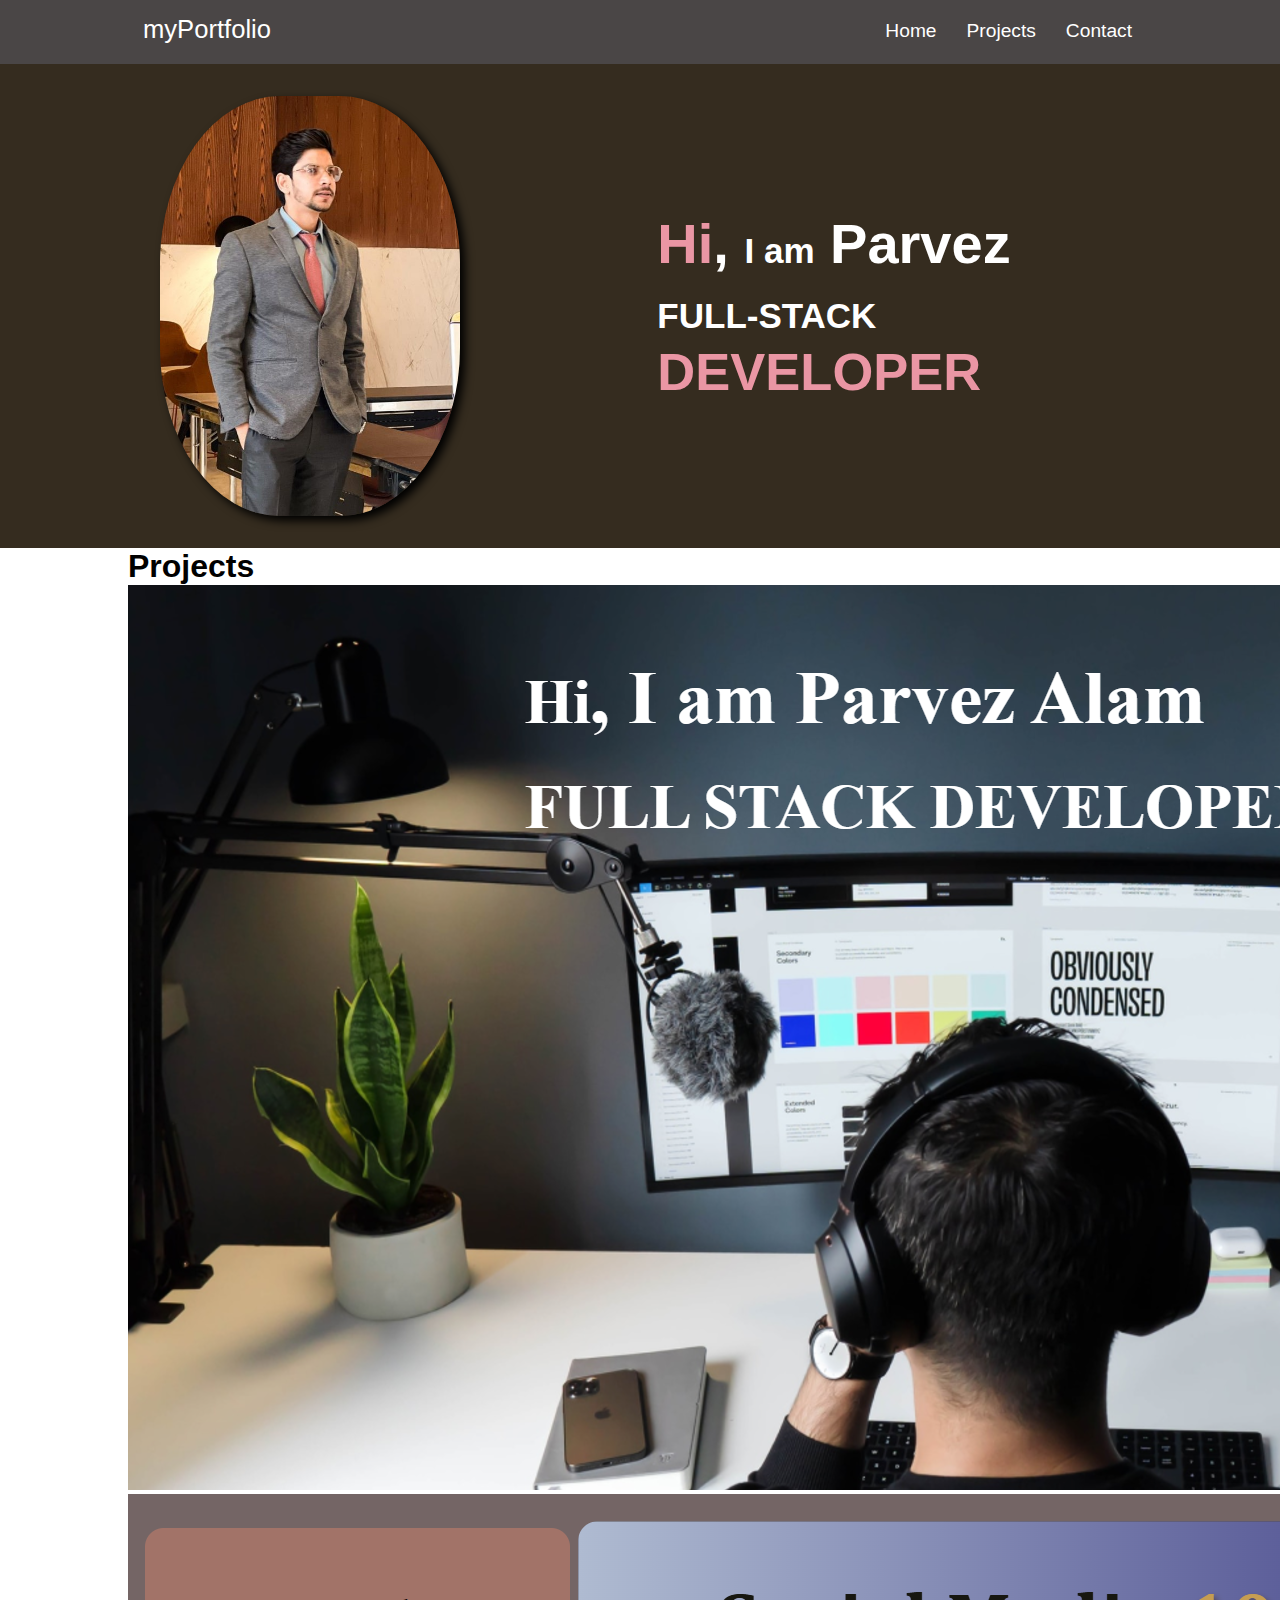
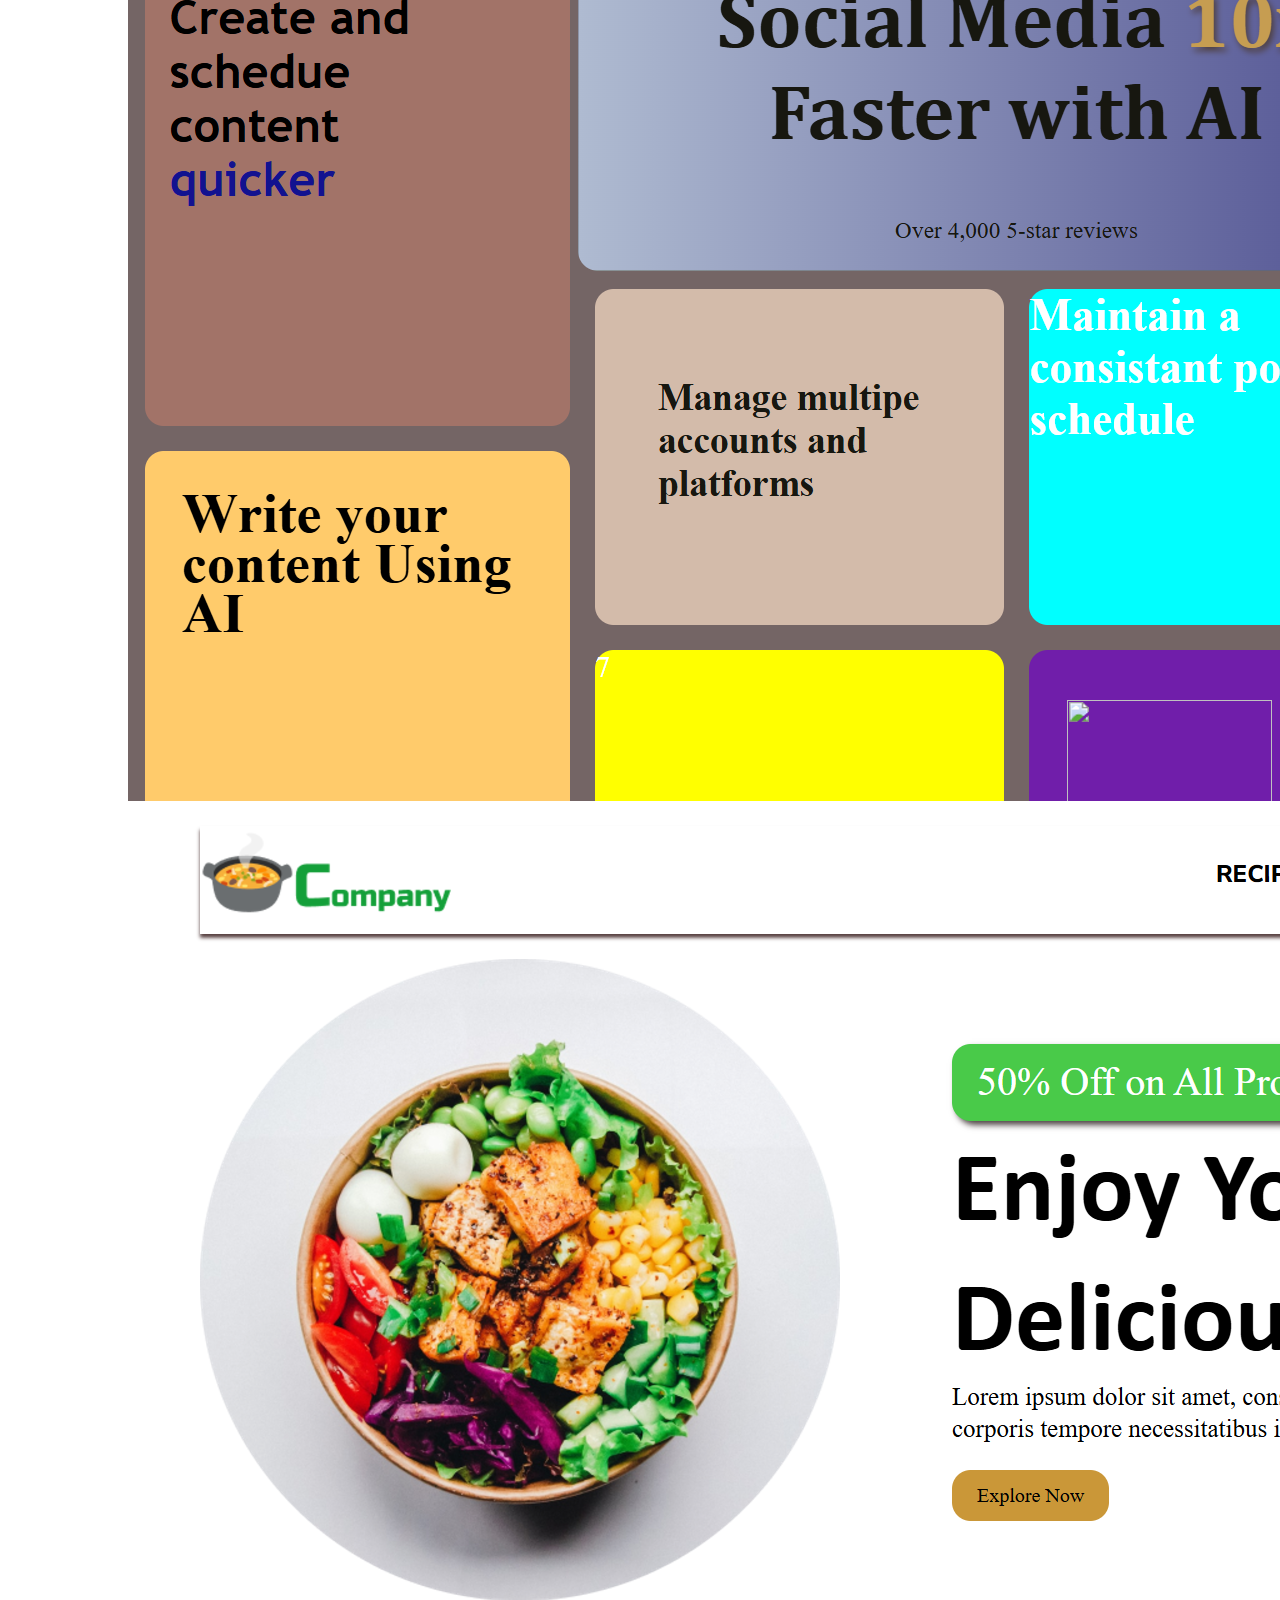
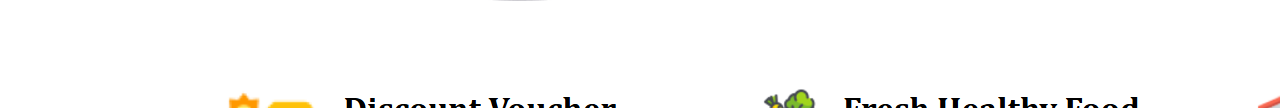
<file: parvez_portfolio/index.html>
<!DOCTYPE html>
<html lang="en">
<head>
    <meta charset="UTF-8">
    <meta name="viewport" content="width=device-width, initial-scale=1.0">
    <title>Parvez Portfolio</title>
    <link rel="stylesheet" href="style.css">
    <link
    rel="stylesheet"
    href="https://cdnjs.cloudflare.com/ajax/libs/animate.css/4.1.1/animate.min.css"
  />
</head>
<body>
    <header>
        <div class="navbar">
            <div class="logo">myPortfolio</div>
            <div class="menu">
                <ul>
                    <a href="#home"><li>Home</li></a>
                    <a href="#projects"><li>Projects</li></a>
                    <a href="#contact"><li>Contact</li></a>

                </ul>
            </div>
        </div>
    </header>

    <section id="home" class="hero">
            <div class="hero_sec">
                <div class="hero_img animate__animated animate__bounceInLeft"><img class="profilePic" src="images/parvez's pic.jpg" alt="myPic"></div>
                <div class="hero_text">
                    <h1><span class="hi">Hi</span>, <span class="iam">I am</span> Parvez 
                         <br><span class="full">FULL-STACK</span>
                          <span class="dev"><h2>DEVELOPER</h2></span></h1>
                </div>
            </div>
    </section>

    <section class="projects">
          <div class="container">
            <h1>Projects</h1>
            <div class="project_contrainer">
                <div class="cards"><img src="images/project-1.png" alt=""></div>
                <div class="cards"><img src="images/project-2.png" alt=""></div>
                <div class="cards"><img src="images/project-3.png" alt=""></div>
                <div class="cards"><img src="images/project-4.png" alt=""></div>
                <div class="cards"><img src="images/project-5.png" alt=""></div>
                <div class="cards"><img src="images/project-6.png" alt=""></div>
                <div class="cards"><img src="images/project-7.png" alt=""></div>
                
            </div>
          </div>
    </section>
</body>
</html>
</file>
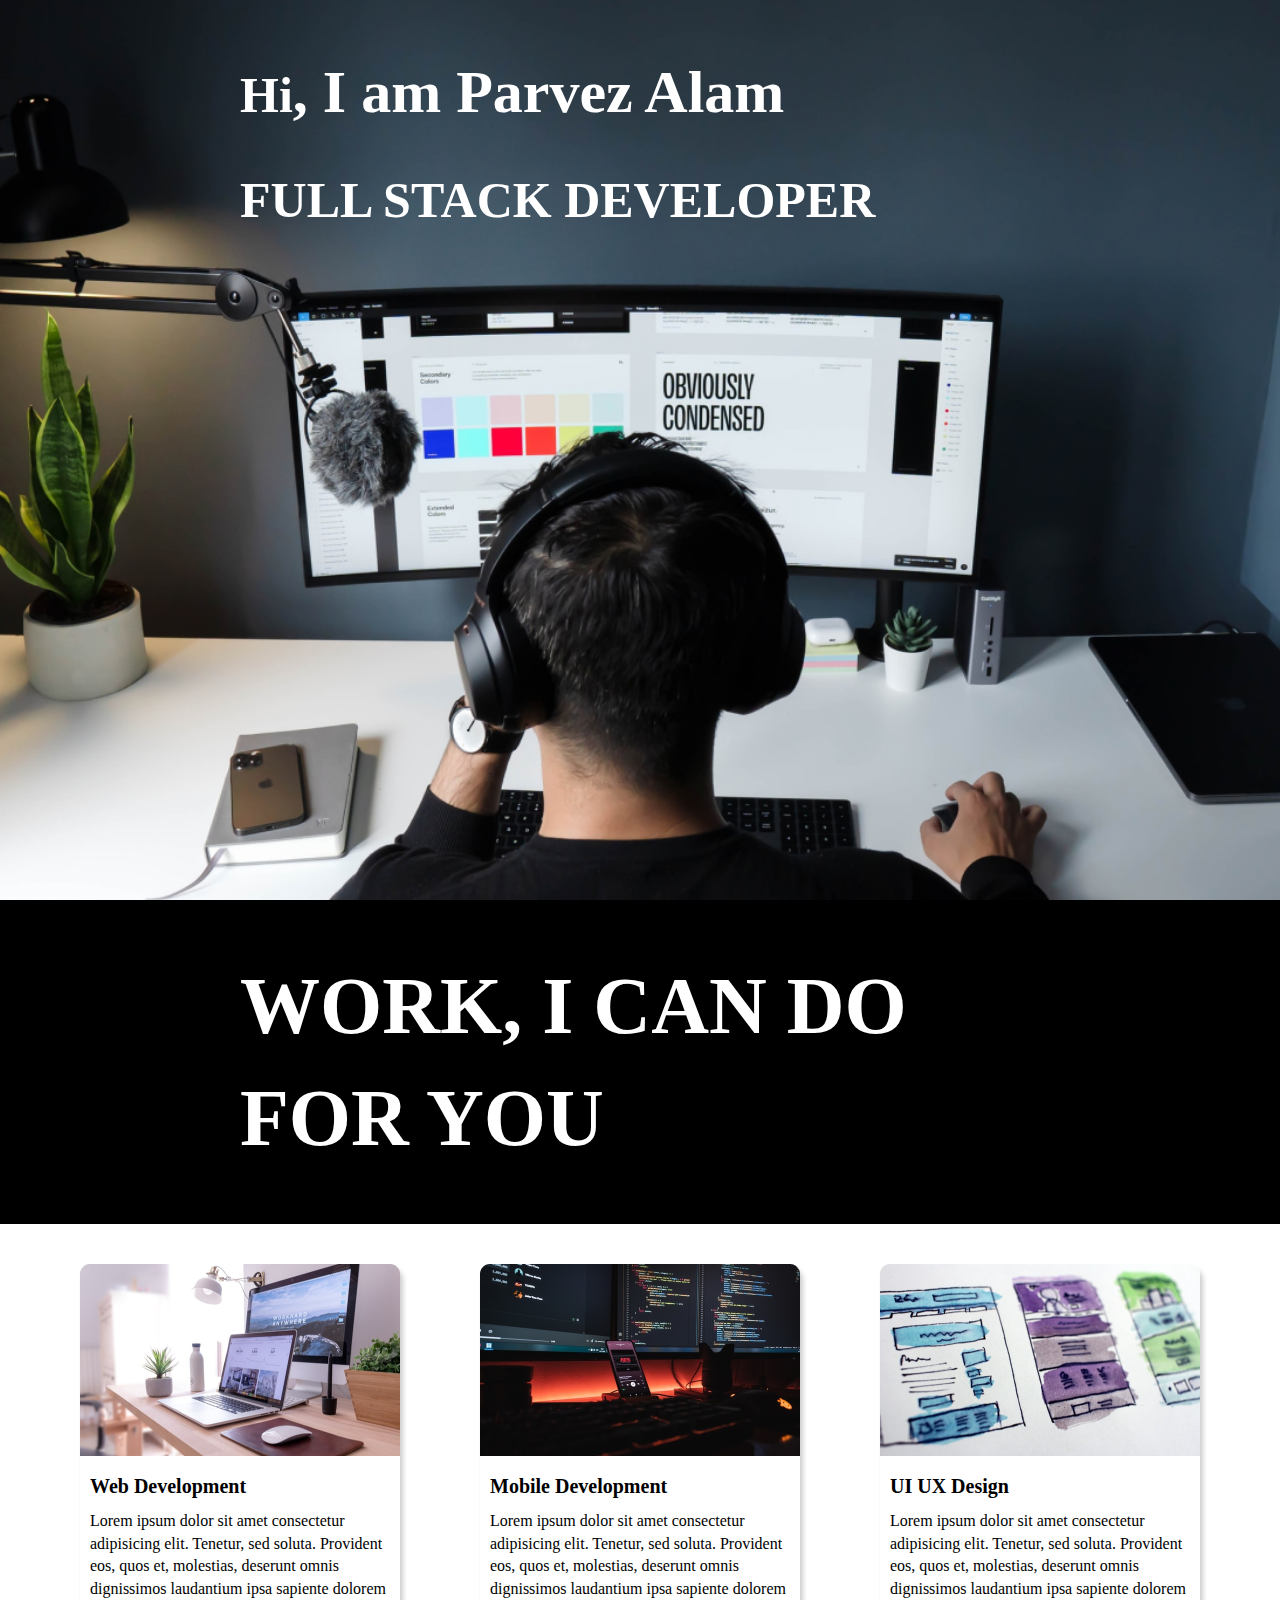
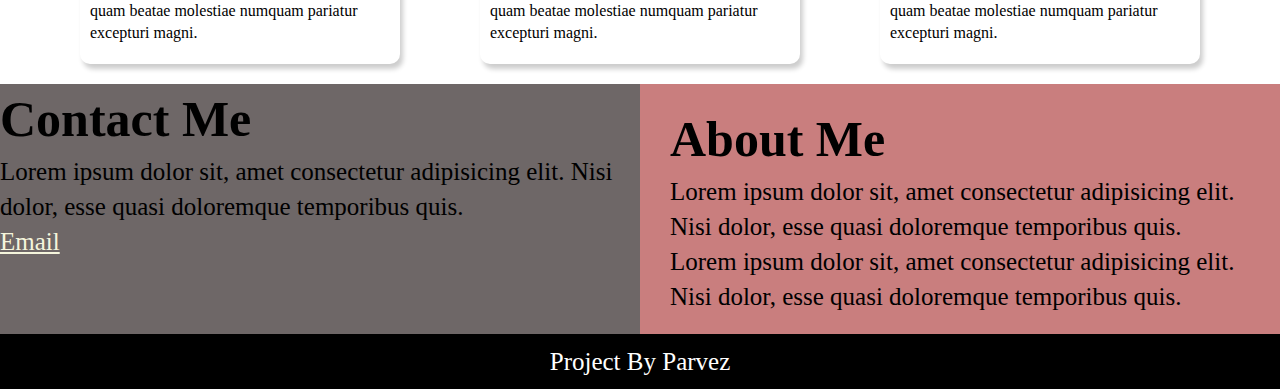
<file: developer_porfolio/one.html>
<!DOCTYPE html>
<html lang="en">
  <head>
    <meta charset="UTF-8" />
    <meta name="viewport" content="width=device-width, initial-scale=1.0" />
    <title>SDE Landing Page</title>
    <link rel="stylesheet" href="style_one.css" />
  </head>
  <body>
    <section class="top_sec">
      <div class="text_box">
        <h2><span class="bgText">Hi</span>, I am Parvez Alam</h2>
        <h1><span class="bgText">FULL STACK DEVELOPER</span></h1>
      </div>
    </section>

    <section class="scnd_sec">
      <div class="text_box">
        <h1>WORK, I CAN DO FOR YOU</h1>
      </div>
    </section>

    <section class="third_sec">
      <div class="grid_item">
        <div class="card">
          <div class="image_container">
            <img src="images/web.png" alt="pic1" />
          </div>
          <div class="text_container">
            <h3>Web Development</h3>
            <p>
              Lorem ipsum dolor sit amet consectetur adipisicing elit. Tenetur,
              sed soluta. Provident eos, quos et, molestias, deserunt omnis
              dignissimos laudantium ipsa sapiente dolorem quam beatae molestiae
              numquam pariatur excepturi magni.
            </p>
          </div>
        </div>
      </div>

      <div class="grid_item">
        <div class="card">
          <div class="image_container">
            <img src="images/mobile.png" alt="pic2" />
          </div>
          <div class="text_container">
            <h3>Mobile Development</h3>
            <p>
              Lorem ipsum dolor sit amet consectetur adipisicing elit. Tenetur,
              sed soluta. Provident eos, quos et, molestias, deserunt omnis
              dignissimos laudantium ipsa sapiente dolorem quam beatae molestiae
              numquam pariatur excepturi magni.
            </p>
          </div>
        </div>
      </div>

      <div class="grid_item">
        <div class="card">
          <div class="image_container">
            <img src="images/uiux.png" alt="pic3" />
          </div>
          <div class="text_container">
            <h3>UI UX Design</h3>
            <p>
              Lorem ipsum dolor sit amet consectetur adipisicing elit. Tenetur,
              sed soluta. Provident eos, quos et, molestias, deserunt omnis
              dignissimos laudantium ipsa sapiente dolorem quam beatae molestiae
              numquam pariatur excepturi magni.
            </p>
          </div>
        </div>
      </div>
    </section>

    <section class="fourth_sec">
      <div class="contact">
        <div class="carBox box_contact">
          <h2  class="cardHeading">Contact Me</h2>
          <p class="contactPara">
            Lorem ipsum dolor sit, amet consectetur adipisicing elit. Nisi
            dolor, esse quasi doloremque temporibus quis.
          </p>
          <a href="parvez.alam44@gmail.com">Email</a>
        </div>
        <div class="cardBox box_aboutMe">
          <h2 class="cardHeading">About Me</h2>
          <p class="contactPara">
            Lorem ipsum dolor sit, amet consectetur adipisicing elit. Nisi
            dolor, esse quasi doloremque temporibus quis. Lorem ipsum dolor sit,
            amet consectetur adipisicing elit. Nisi dolor, esse quasi doloremque
            temporibus quis.
          </p >
        </div>
      </div>
    </section>

    <footer class="last_sec">
        <div class="lastSecText">
            <p>Project By Parvez</p>
        </div>
    </footer>
  </body>
</html>
</file>
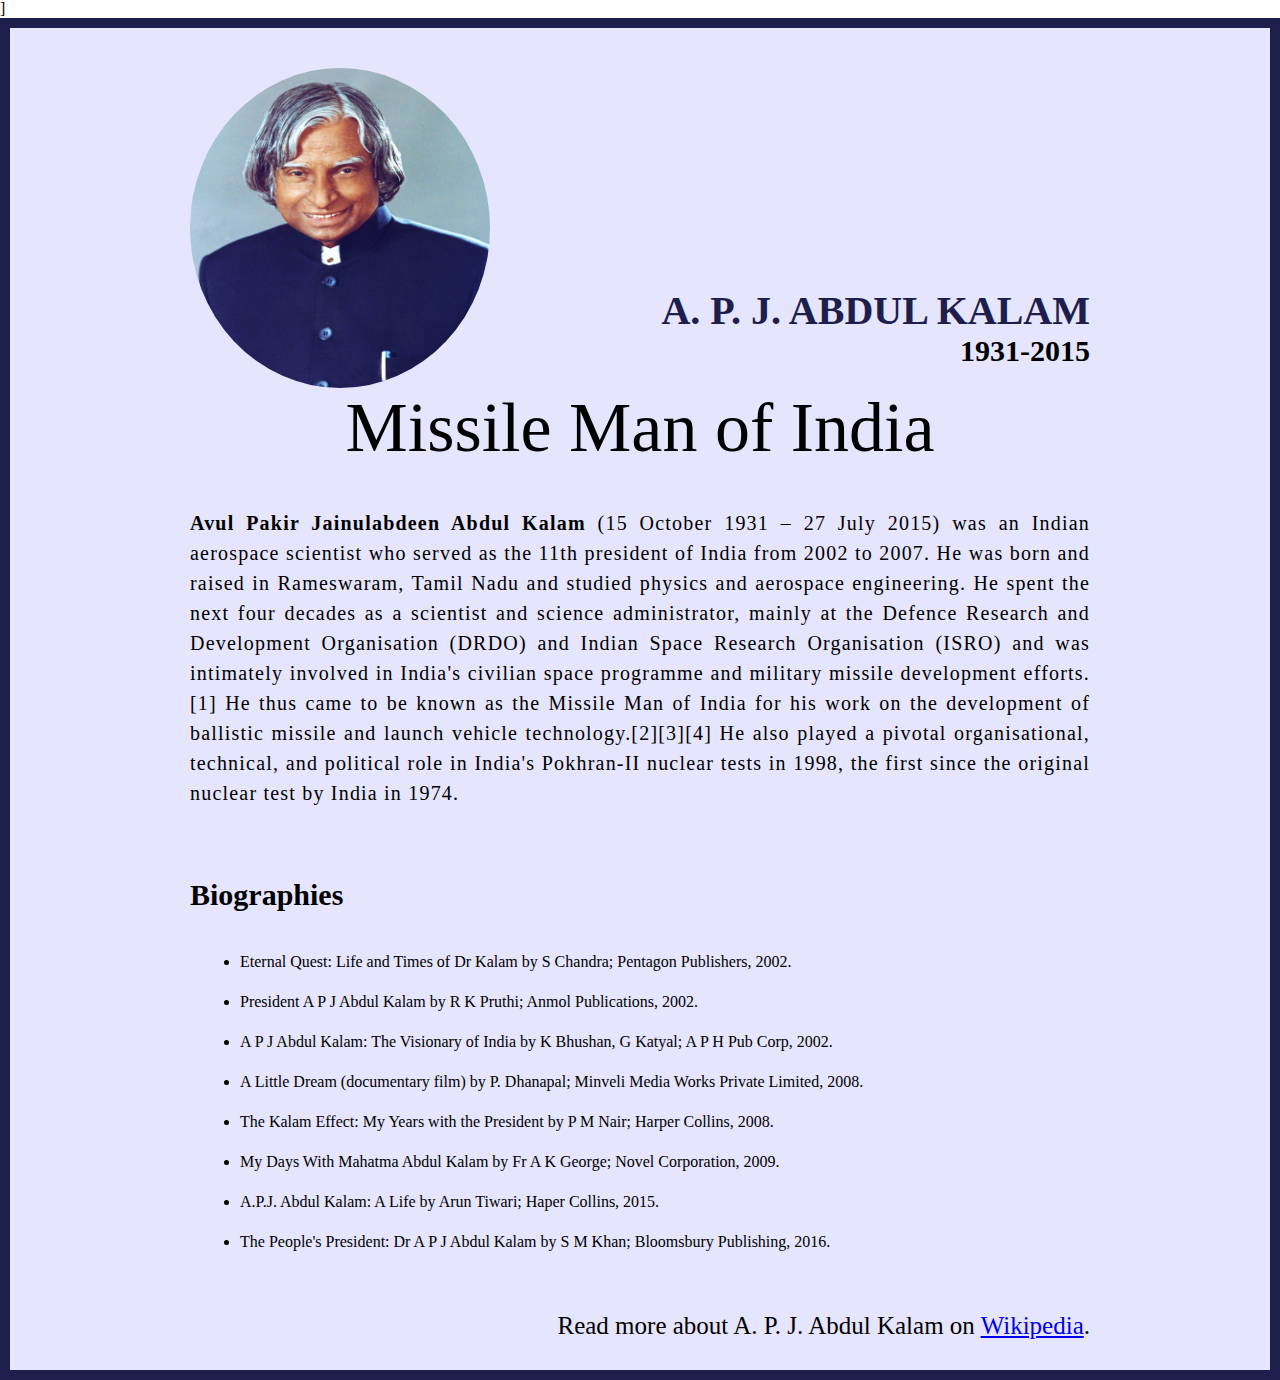
<file: dr_APJ_kalam/one.html>
<!DOCTYPE html>
<html lang="en">
  <head>
    <meta charset="UTF-8" />
    <meta name="viewport" content="width=device-width, initial-scale=1.0" />
    <title>The Tribute to Dr APJ Kalam</title>
    ]
    <link rel="stylesheet" href="style_one.css" />
  </head>
  <body>
    <div class="cotainer">
      <div class="content">
        <section class="top_section">
          <div class="image_container">
            <img src="images/apj.jpg" alt="pic" />
          </div>
          <div class="main_heading">
            <h1>A. P. J. Abdul Kalam</h1>
            <h4>1931-2015</h4>
          </div>
        </section>

        <section class="about_section">
          <h2>Missile Man of India</h2>
          <p>
            <b>Avul Pakir Jainulabdeen Abdul Kalam</b> (15 October 1931 – 27 July 2015)
            was an Indian aerospace scientist who served as the 11th president
            of India from 2002 to 2007. He was born and raised in Rameswaram,
            Tamil Nadu and studied physics and aerospace engineering. He spent
            the next four decades as a scientist and science administrator,
            mainly at the Defence Research and Development Organisation (DRDO)
            and Indian Space Research Organisation (ISRO) and was intimately
            involved in India's civilian space programme and military missile
            development efforts.[1] He thus came to be known as the Missile Man
            of India for his work on the development of ballistic missile and
            launch vehicle technology.[2][3][4] He also played a pivotal
            organisational, technical, and political role in India's Pokhran-II
            nuclear tests in 1998, the first since the original nuclear test by
            India in 1974.
          </p>
        </section>

        <section class="bio">
            <h3>Biographies</h3>
            <ul>
                <li>Eternal Quest: Life and Times of Dr Kalam by S Chandra; Pentagon Publishers, 2002.</li>
                <li>President A P J Abdul Kalam by R K Pruthi; Anmol Publications, 2002.</li>
                <li>A P J Abdul Kalam: The Visionary of India by K Bhushan, G Katyal; A P H Pub Corp, 2002.</li>
                <li>A Little Dream (documentary film) by P. Dhanapal; Minveli Media Works Private Limited, 2008.</li>
                <li>The Kalam Effect: My Years with the President by P M Nair; Harper Collins, 2008.</li>
                <li>My Days With Mahatma Abdul Kalam by Fr A K George; Novel Corporation, 2009.</li>
                <li>A.P.J. Abdul Kalam: A Life by Arun Tiwari; Haper Collins, 2015.</li>
                <li>The People's President: Dr A P J Abdul Kalam by S M Khan; Bloomsbury Publishing, 2016.</li>
            </ul>
        </section>

        <footer>
            <p>Read more about A. P. J. Abdul Kalam on <a target="_blank" href="https://en.wikipedia.org/wiki/A._P._J._Abdul_Kalam">Wikipedia</a>.</p>
        </footer>
      </div>
    </div>
  </body>
</html>
</file>
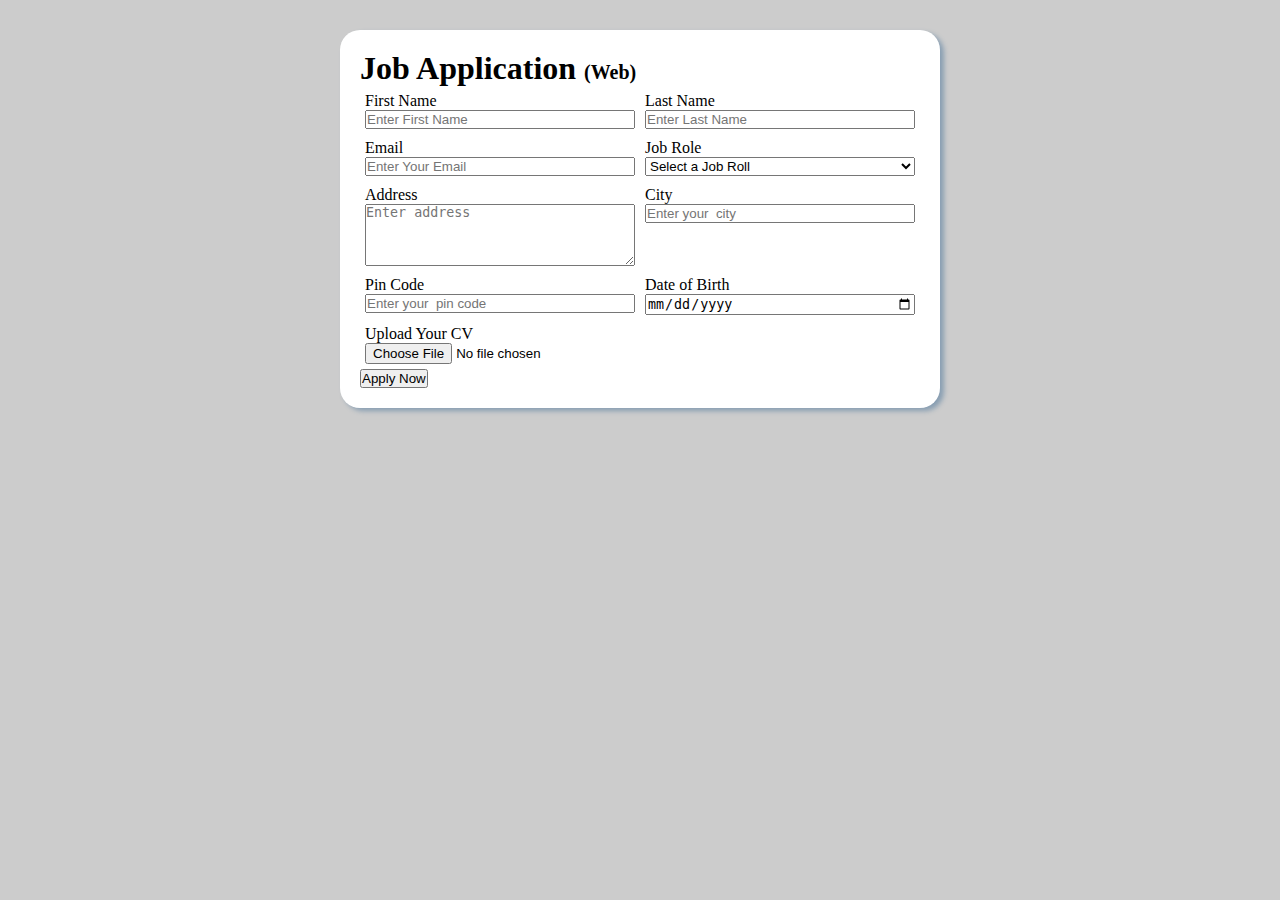
<file: job_form/one.html>
<!DOCTYPE html>
<html lang="en">
<head>
    <meta charset="UTF-8">
    <meta name="viewport" content="width=device-width, initial-scale=1.0">
    <title>Job Aplication form</title>
    <link rel="stylesheet" href="style_one.css">
</head>
<body>
    <div class="container">
        <div class="content">
            <h1>Job Application <span class="small_title">(Web)</span></h1>
            <div class="form_container">
                <div class="form_control">
                    <label for="firstName">First Name</label>
                    <input type="text" id="firstName" name="firstName" placeholder="Enter First Name">
                </div>

                <div class="form_control">
                    <label for="lastName">Last Name</label>
                    <input type="text" id="lastName" name="lastName" placeholder="Enter Last Name">
                </div>

                <div class="form_control">
                    <label for="email">Email</label>
                    <input type="email" id="email" name="email" placeholder="Enter Your Email">
                </div>

                <div class="form_control">
                    <label for="job_role">Job Role</label>
                    <select name="job_role" id="job_role">
                        <option value="">Select a Job Roll</option>
                        <option value="job1">Front End Develepor</option>
                        <option value="job2">back-End Develepor</option>
                        <option value="job3">Full Stack Develepor</option>
                        <option value="job4">UI UX degsiner</option>
                    </select>
                </div>

                <div class="form_control">
                    <label for="address">Address</label>
                    <textarea name="address" id="address" rows="4" cols="3" placeholder="Enter address"></textarea>
                    
                </div>

                <div class="form_control">
                    <label for="city">City</label>
                    <input type="text" id="city" name="city" placeholder="Enter your  city">
                </div>

                <div class="form_control">
                    <label for="pin">Pin Code</label>
                    <input type="number" id="pin" name="pin" placeholder="Enter your  pin code">
                </div>

                <div class="form_control">
                    <label for="date">Date of Birth</label>
                    <input type="date" id="date" name="date" placeholder="Enter your  DOB">
                </div>

                <div class="form_control">
                    <label for="cv">Upload Your CV</label>
                    <input type="file" id="cv" name="cv" placeholder="Upload your CV">
                </div>
            </div>
            <div class="butto_container">
                <button type="submit">Apply Now</button>
            </div>
        </div>
    </div>
</body>
</html>
</file>
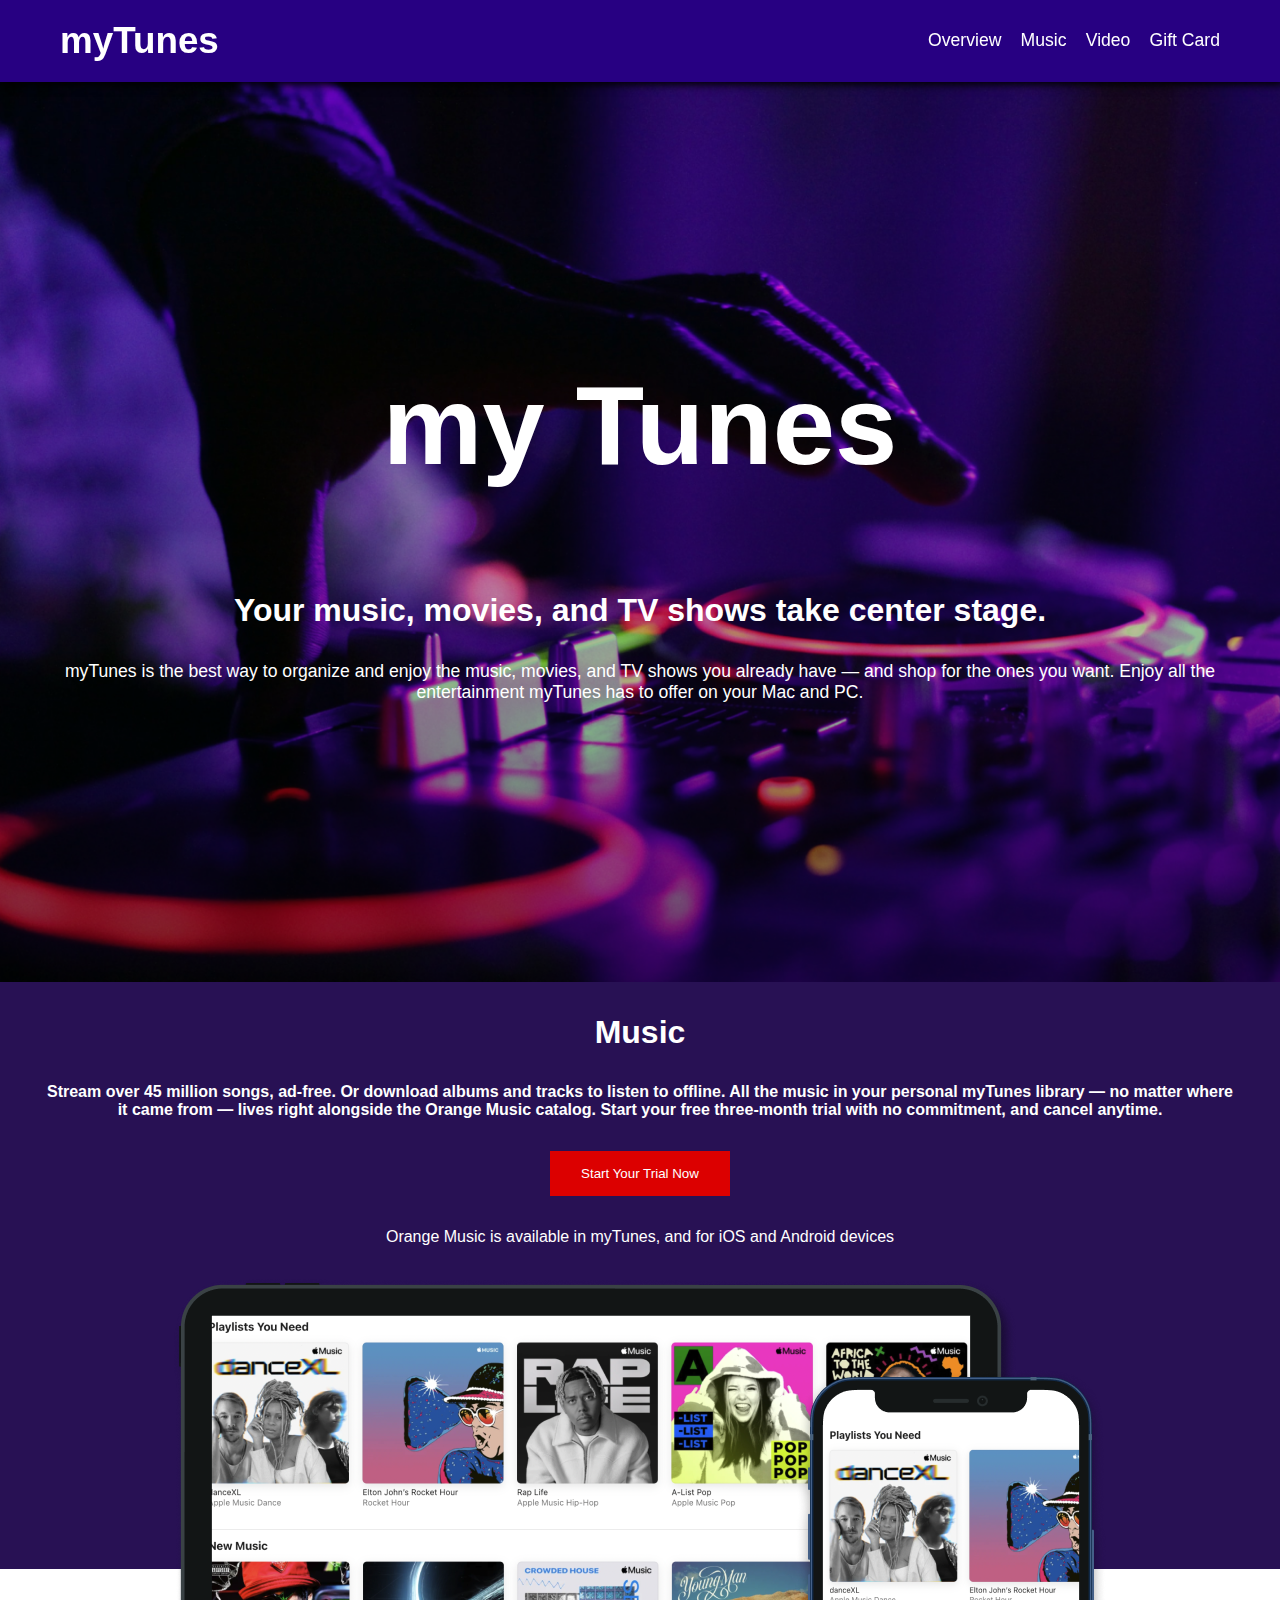
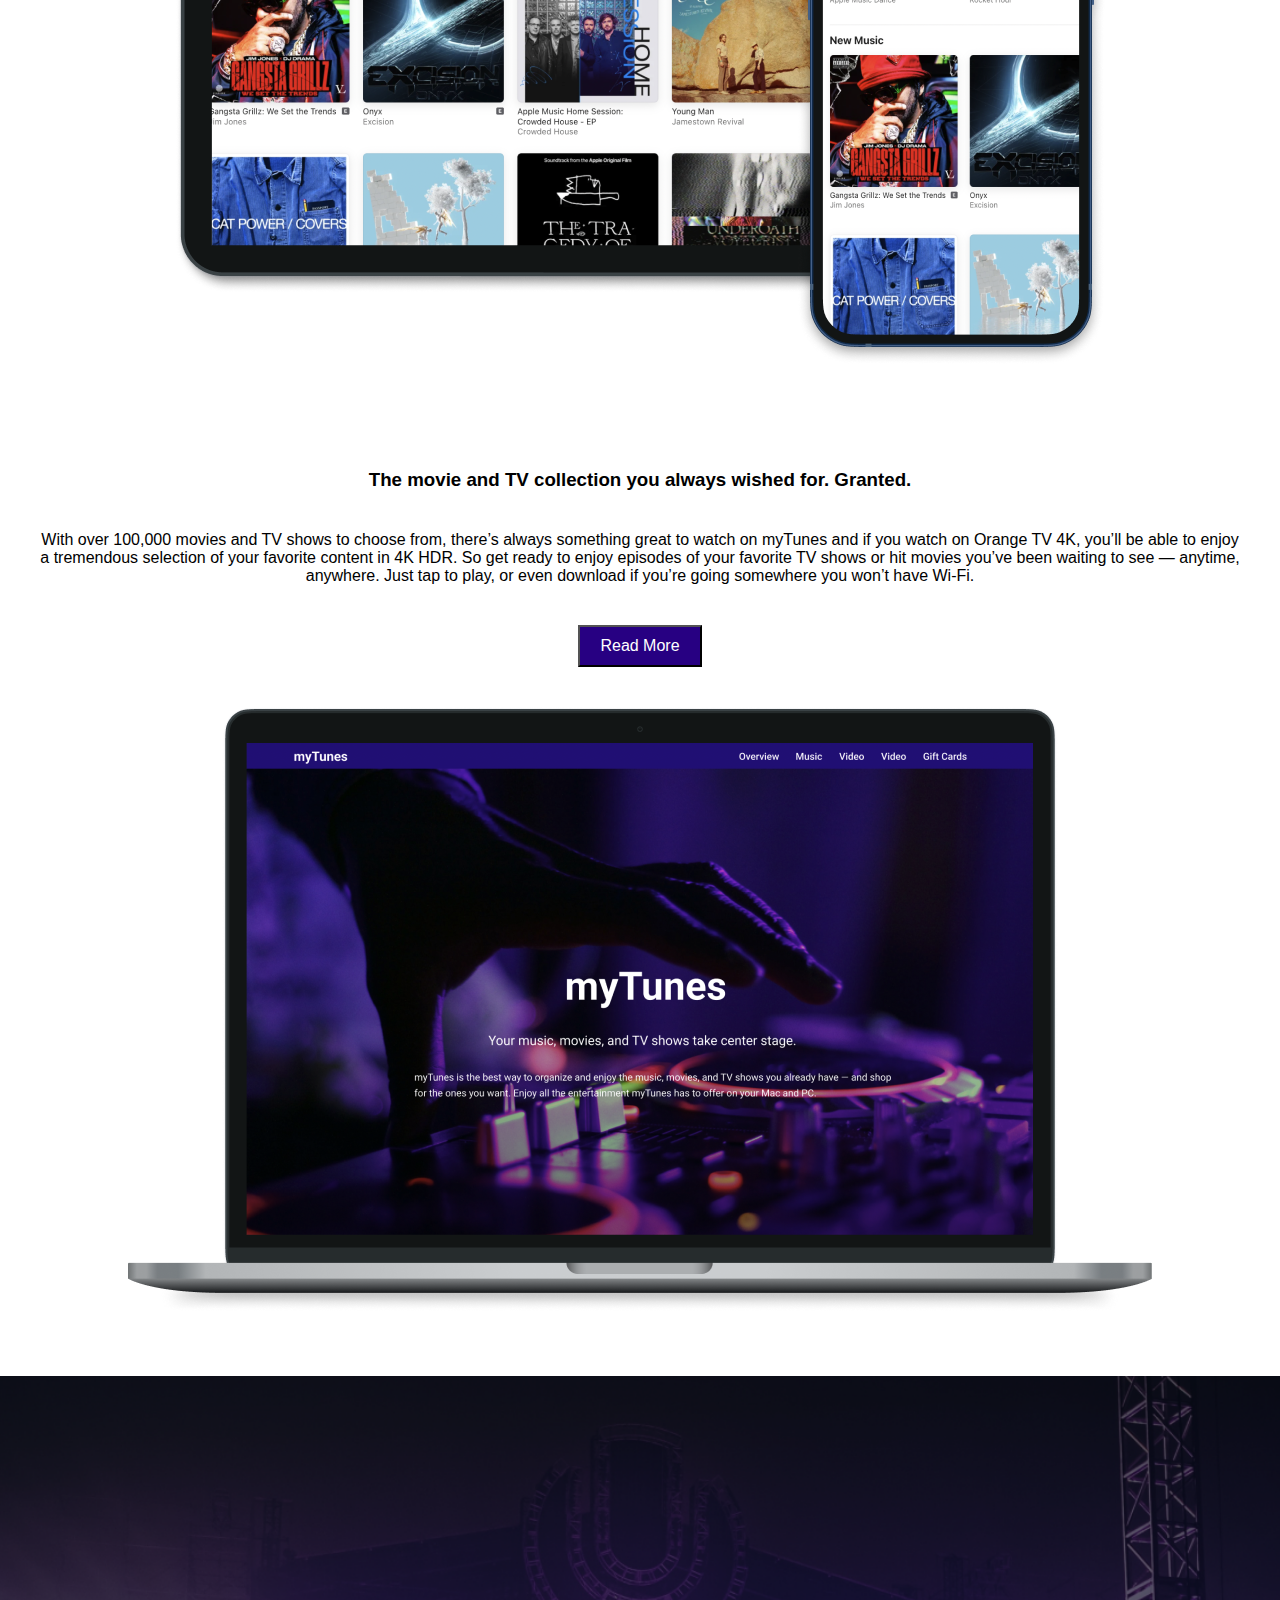
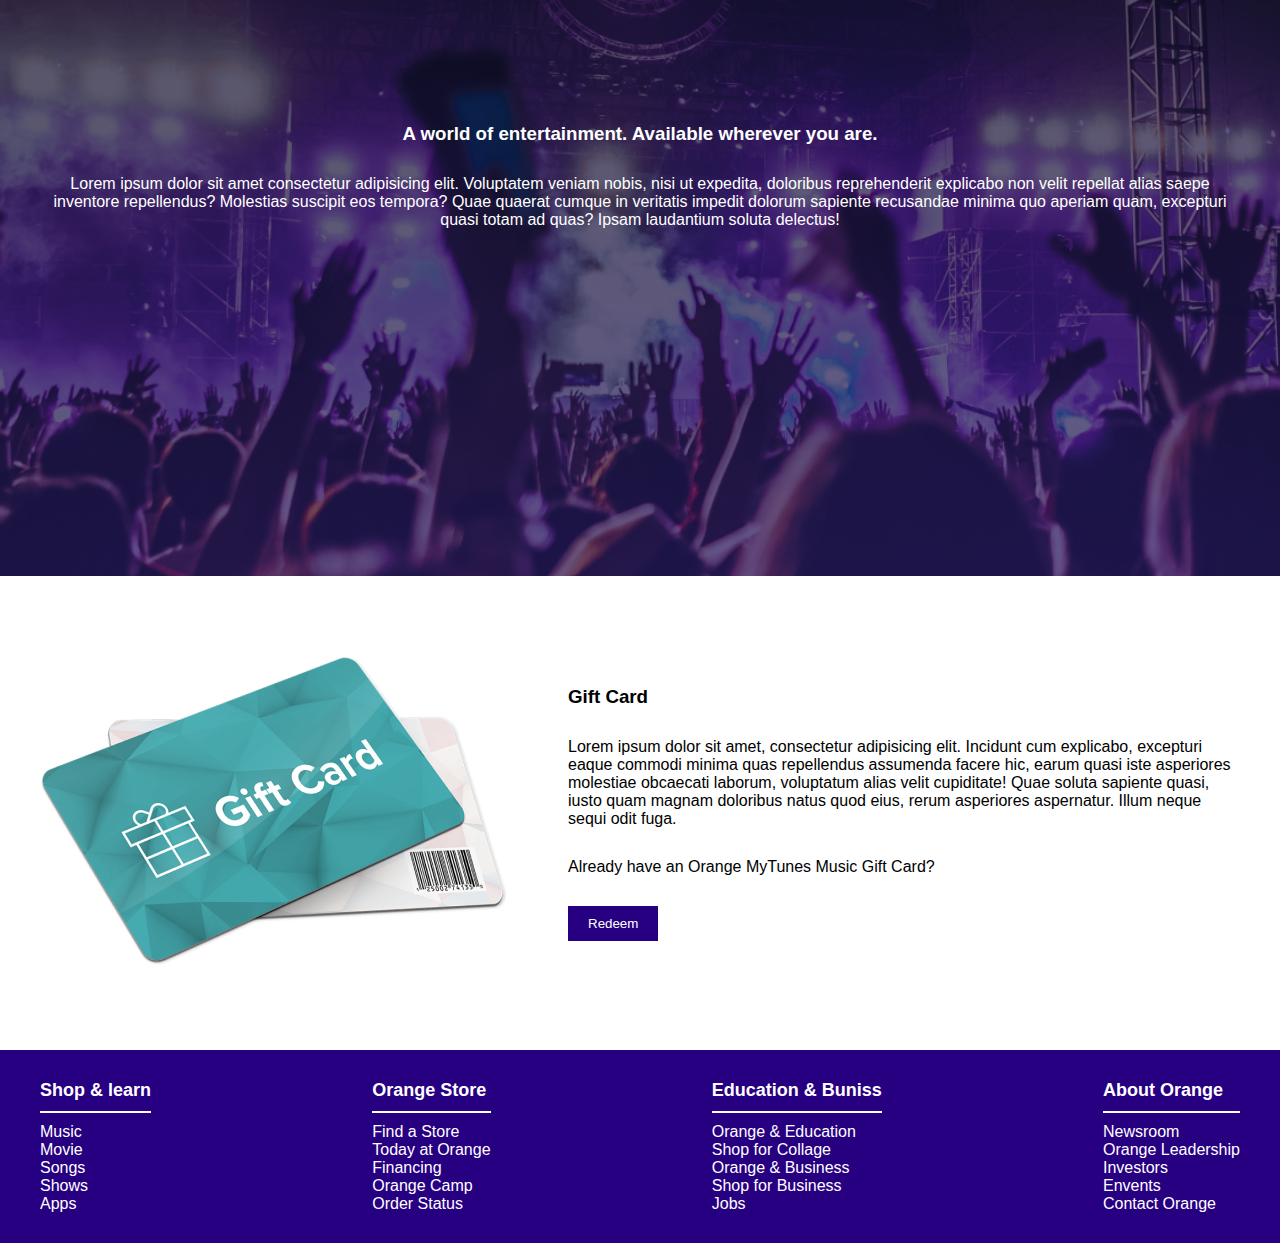
<file: myTunes/one.html>
<!DOCTYPE html>
<html lang="en">
<head>
    <meta charset="UTF-8">
    <meta name="viewport" content="width=device-width, initial-scale=1.0">
    <title>myTunes</title>
    <link rel="stylesheet" href="style_one.css">
</head>
<body>
    <header>
        <nav class="container">
            <div class="logo">myTunes</div>
            <ul>
                <a href="#overview"><li>Overview</li></a>
                <a href="#music"><li>Music</li></a>
                <a href="#video"><li>Video</li></a>
                <a href="#gift"><li>Gift Card</li></a>
            </ul>
        </nav>
    </header>
  <main>
    <section id="overview" class="hero">
        <div class="hero_text">
                <h1 class="main_text">my Tunes</h1>
                <h2>Your music, movies, and TV shows take center stage.</h2>
                <p>myTunes is the best way to organize and enjoy the music, movies, and TV shows you already have — and shop for the ones you want.
                     Enjoy all the entertainment myTunes has to offer on your Mac and PC. </p>
        </div>
    </section>
    <section id="music" class="music">
        <div class="music_text">
            <h3>Music</h3>
            <p class="music_para_one">
                Stream over 45 million songs, ad-free. Or download albums and tracks to listen to offline.
             All the music in your personal myTunes library — no matter where it came from — lives right alongside
             the Orange Music catalog. Start your free three-month trial with no commitment, and cancel anytime.
            </p>
            <button class="music_btn">Start Your Trial Now</button>
            <p>Orange Music is available in myTunes, and for iOS and Android devices</p>
            <div class="ipad_iphone">
                <img src="images/ipad-iphone.png" alt="img">
            </div>
        </div>
    </section>
    <section class="abt_music">
        <h3>The movie and TV collection you always wished for. Granted.</h3>
        <p>With over 100,000 movies and TV shows to choose from, there’s always
             something great to watch on myTunes and if you watch on Orange TV 4K,
              you’ll be able to enjoy a tremendous selection of your favorite content
               in 4K HDR. So get ready to enjoy episodes of your favorite TV shows or
                hit movies you’ve been waiting to see — anytime, anywhere. Just tap to 
                play, or even download if you’re going somewhere you won’t have Wi-Fi.</p>
        <div class="btn_abt_music"><button>Read More</button></div>
        <div class="mac">
            <img src="images/mac.png" alt="mac">
        </div>
    </section>
    <section id="video" class="video">
        <div class="video_text">
            <h3>A world of entertainment. Available wherever you are.</h3>
        <p>Lorem ipsum dolor sit amet consectetur adipisicing elit. 
            Voluptatem veniam nobis, nisi ut expedita, doloribus reprehenderit
             explicabo non velit repellat alias saepe inventore repellendus?
              Molestias suscipit eos tempora? Quae quaerat cumque in veritatis 
              impedit dolorum sapiente recusandae minima quo aperiam quam, excepturi
               quasi totam ad quas? Ipsam laudantium soluta delectus! </p>
        </div>
    </section>
    <section id="gift" class="card">
        <div class="card_section">
            <div class="card_img"><img src="images/gift_card.png" alt="pic"></div>
            <div class="card_text">
                <h3>Gift Card</h3>
                <p>Lorem ipsum dolor sit amet, consectetur adipisicing elit. Incidunt cum explicabo,
                     excepturi eaque commodi minima quas repellendus assumenda facere hic, earum quasi
                      iste asperiores molestiae obcaecati laborum, voluptatum alias velit cupiditate!
                       Quae soluta sapiente quasi, iusto quam magnam doloribus natus quod eius, rerum 
                       asperiores aspernatur. Illum neque sequi odit fuga. </p>

                <p>Already have an Orange MyTunes Music Gift Card?</p>
                
                <div class="btn_giftCard"><button>Redeem</button>
                </div>       
            </div>
        </div>
    </section>
    <footer>
        <div class="footer_sec">
            <div class="box-1 box">
                <p>Shop & learn</p>
                <ul>
                    <li>Music</li>
                    <li>Movie</li>
                    <li>Songs</li>
                    <li>Shows</li>
                    <li>Apps</li>
                </ul>
            </div>
            <div class="box-2 box">
                <p>Orange Store</p>
                <ul>
                    <li>Find a Store</li>
                    <li> Today at Orange</li>
                    <li>Financing</li>
                    <li>Orange Camp</li>
                    <li>Order Status</li>
                </ul>
            </div>
            <div class="box-3 box">
                <p>Education & Buniss</p>
                
                <ul>
                    <li>Orange & Education</li>
                    <li>Shop for Collage</li>
                    <li> Orange & Business</li>
                    <li> Shop for Business</li>
                    <li> Jobs</li>
                </ul>
                
            </div>
            <div class="box-4 box">
                <p>About Orange</p>
                <ul>
                 <li> Newsroom</li>   
                 <li>Orange Leadership</li>
                <li>Investors</li>
                <li>Envents</li>
                <li>Contact Orange</li>
             </ul>
            </div>
        </div>
    </footer>
  </main>
</body>
</html>
</file>
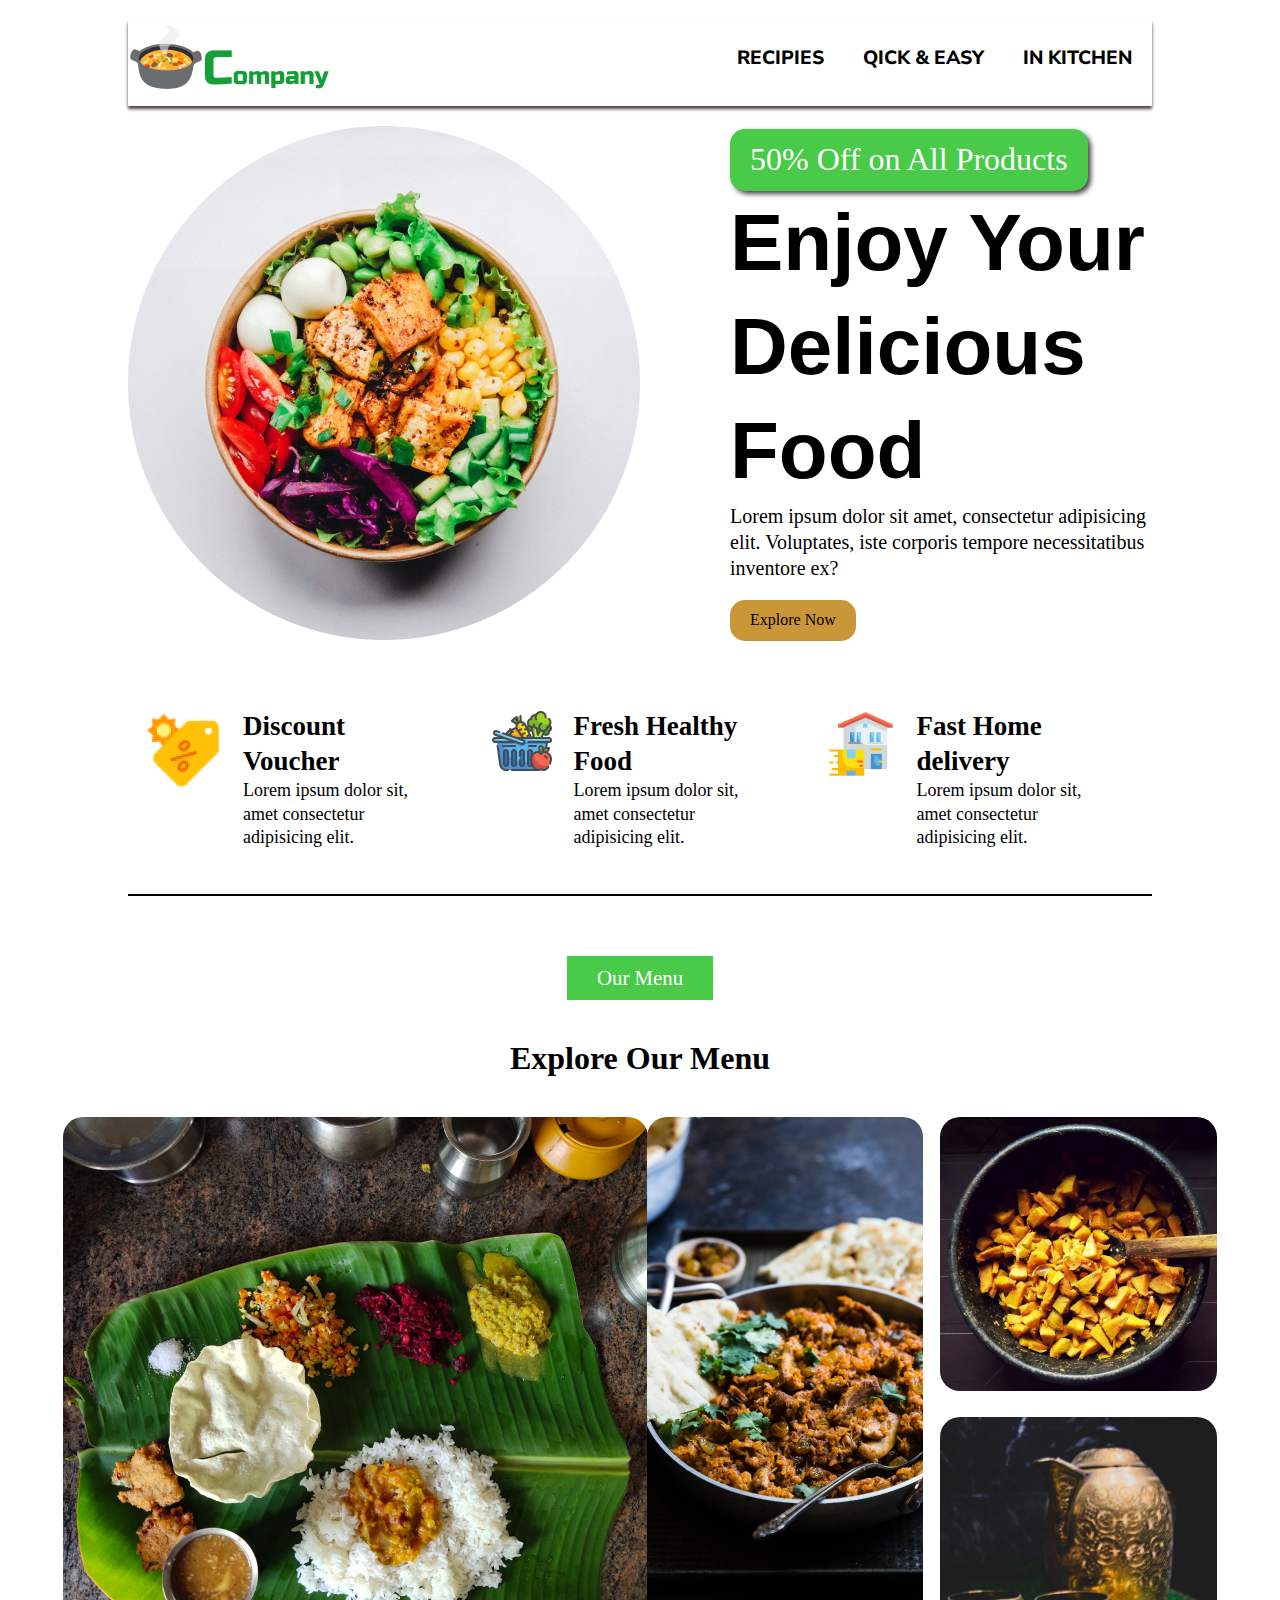
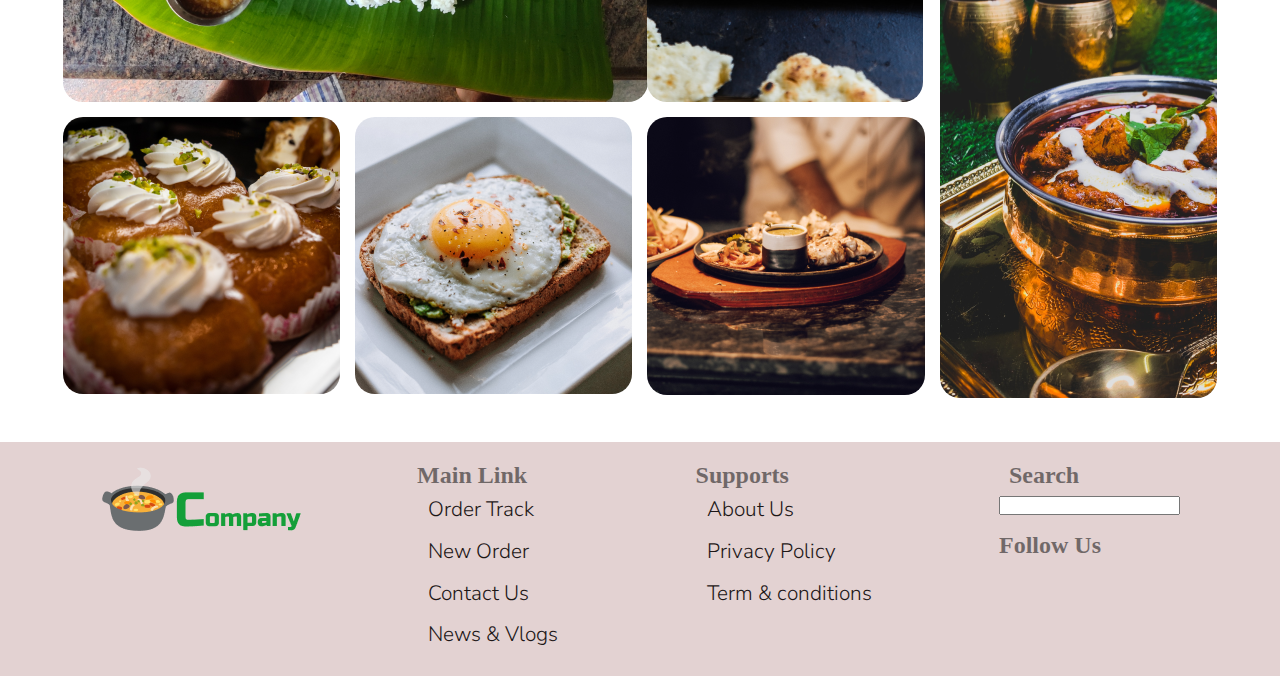
<file: resturant_site/one.html>
<!DOCTYPE html>
<html lang="en">
  <head>
    <meta charset="UTF-8" />
    <meta name="viewport" content="width=device-width, initial-scale=1.0" />
    <title>My Kitchen</title>
    <link rel="stylesheet" href="style_one.css" />
    <link rel="preconnect" href="https://fonts.googleapis.com" />
    <link rel="preconnect" href="https://fonts.gstatic.com" crossorigin />
    <link
      href="https://fonts.googleapis.com/css2?family=Lato:ital,wght@0,100;0,300;0,400;0,700;0,900;1,100;1,300;1,400;1,700;1,900&family=Montserrat:wght@100&family=Nunito+Sans:ital,opsz,wght@0,6..12,200..1000;1,6..12,200..1000&family=Roboto+Mono:wght@100;600&display=swap"
      rel="stylesheet"
    />
  </head>
  <body>
    <div class="container">

      <!-- navigation section -->
      <section class="navigation">
        <img src="logo.png" alt="itsAPic" />
        <div class="nav_option">
          <ul>
            <li><a href="#">RECIPIES</a></li>
            <li><a href="#">QICK & EASY</a></li>
            <li><a href="#">IN KITCHEN</a></li>
          </ul>
        </div>
      </section>

       <!-- hero section -->

      <section class="hero">
        <div class="hero_img_box">
          <img src="hero_image.png" alt="hero_pic" />
        </div>

        <div class="hero_text">
          <p class="discount">50% Off on All Products</p>
          <h1 >Enjoy Your Delicious Food</h1>
          <p class="hero_subText">
            Lorem ipsum dolor sit amet, consectetur adipisicing elit.
            Voluptates, iste corporis tempore necessitatibus inventore ex?
          </p>
          <div class="btn">Explore Now</div>
        </div>
      </section>

        <!-- Card section  -->

        <section class="cards">

          <!-- Card 1  -->

          <div class="card_box card_box-1">
            <div class="car_img"><img src="discount.png" alt="pic"></div>

            <!-- text of card-->

            <div class="card_text">
              <h2>Discount Voucher</h2>
            <p>Lorem ipsum dolor sit, amet consectetur adipisicing elit. </p>
            </div>
          </div>

          <!-- card two -->

          <div class="card_box card_box-1">
            <div class="car_img"><img src="fresh.png" alt="pic"></div>

            <!-- text of card-->

            <div class="card_text">
              <h2>Fresh Healthy Food</h2>
            <p>Lorem ipsum dolor sit, amet consectetur adipisicing elit. </p>
            </div>
          </div>

            <!-- card three -->

            <div class="card_box card_box-1">
              <div class="car_img"><img src="delivery.png" alt="pic"></div>
  
              <!-- text of card-->
  
              <div class="card_text">
                <h2>Fast Home delivery</h2>
              <p>Lorem ipsum dolor sit, amet consectetur adipisicing elit. </p>
              </div>
            </div>


          

        </section>

         <!-- Menu section  -->

         <section class="menu_sec">

          <p id="menu">Our Menu</p>
          <h2 id="exp_menu">Explore Our Menu</h2>

          <div class="menu_grid">
            <img class="grid_pic1 grid_pics" src="grid_image1.png" alt="">
            <img class="grid_pic2 grid_pics" src="grid_image2.png" alt="">
            <img class="grid_pic3 grid_pics" src="grid_image3.png" alt="">
            <img class="grid_pic4 grid_pics" src="grid_image4.png" alt="">
            <img class="grid_pic5 grid_pics" src="grid_image5.png" alt="">
            <img class="grid_pic6 grid_pics" src="grid_image6.png" alt="">
            <img class="grid_pic7 grid_pics" src="grid_image7.png" alt="">
          </div>

         </section>

         <footer>
          <div class="logo_footer"><img src="logo.png" alt="logo"></div>

          <div class="box box1">
            <h3>Main Link</h3>
            <ul>
              <li><a href="#">Order Track</a></li>
              <li><a href="#">New Order</a></li>
              <li><a href="#">Contact Us</a></li>
              <li><a href="#">News & Vlogs</a></li>
            </ul>
          </div>
          <div class="box box2">
            <h3>Supports</h3>
            <ul>
              <li><a href="#">About Us</a></li>
              <li><a href="#">Privacy Policy</a></li>
              <li><a href="#">Term & conditions</a></li>
            </ul>
          </div>
          <div class="box box3">
            <h3>Search</h3>
            <ul>
              <li><input type="text"></li>
              <li><h3>Follow Us</h3></li>
            </ul>
          </div>

         </footer>

    </div>
  </body>
</html>
</file>
<file: parvez_portfolio/style.css>
:root{
    --liteGreen: #47663B;
    --darkGreen: #1F4529;
    --ltePink: #EED3B1;
}

html,
body{
    font-family: 'Franklin Gothic Medium', 'Arial Narrow', Arial, sans-serif;
}

*{
    padding: 0;
    margin: 0;
    box-sizing: border-box;
}

header{
    background-color: rgb(74, 70, 70);
    
}

.navbar{
    max-width: 1024px;
    margin: 0 auto;
    color: white;
    display: flex;
    justify-content: space-between;
    padding: 15px;
    
}

a{
    text-decoration: none;
    color: white;
}
.logo{
    font-size: 1.6em;
}
.menu ul{
    list-style: none;
    display: flex;
    gap: 20px;
}

.menu ul li{
    border-bottom: 2px solid #eed3b100 ;
    padding: 5px;
    font-size: 1.2em;
}

.menu ul li:hover{
    color: var(--ltePink);
    border-bottom: 2px solid #eed3b1 ;
    transform: scale(1.07) ;
    transition: .5s ease-in-out;
}

.hero{
    background-color: #352c1f;
}

.hero_sec{
    max-width: 1024px;
    display: flex;
    justify-content: space-between;
    margin: 0 auto;
    padding: 2em;
    gap: 5.5em;
}

.profilePic{
    height: 100%;
    width: 100%;
    border-radius: 40%;
    box-shadow: 5px 5px 10px black; 
}

.hero_img{
    max-width: 300px;
    max-height: 600px;
    
}

.hero_text{
    color: white;
    display: grid;
    align-self: center;
    margin: 0 auto;
   
}

.hero_text h1{
    font-size: 3.5rem;
    padding: 2rem;
}

.hi{
    color: rgb(234, 150, 164);
}
.iam{
    font-size: 35px;
}
.full{
    font-size: 35px;
}
.dev{
    color:rgb(234, 150, 164) ;
    font-size: 35px;
}

.hero_text h2{
    overflow: hidden;
    border-radius: 0.15em solid orange;
    white-space: nowrap;
    margin: 0 auto;
    animation: typing 1s steps(40, end), blink-caret 0.75s step-end infinite;
}

@keyframes typing {
    from{
        width: 0;
    }
    to {
        width: 100%;
    }
}

.container{
    max-width: 1024px;
    display: flex;
    flex-direction: column;
    margin: 0 auto;
}

.project_contrainer{
    display: grid;
    grid-template-columns: repeat(3,1fr);

}




@media screen and (width < 750px){

    .hero_sec{
        display: flex;
        flex-direction: column;
        gap: 5px;
        
    }

    .hero_text{
        margin-left: 0;
       
    }

}
</file>
<file: developer_porfolio/style_one.css>
*{
    margin: 0;
    padding: 0;
    box-sizing: border-box;
}

html,
body{
    line-height: 1.4;
    font-weight: 300;

}

.top_sec{
    background-image: url(images/developer.png);
    
    min-height: 100vh;
    background-position: center;
    background-size: cover;
    background-repeat: no-repeat;
    

}

.text_box{
    color:white ;
    width: 900px;
    margin-top: 20px;
    margin: 0 auto;
    padding: 50px;
}

.bgText{
    
    font-size: 50px;
}

.scnd_sec{
    background-color: black;

}

.text_box{
    margin: 0 auto;
    width: 900px;
    font-size: 40px;
}

.third_sec{
    display: grid;
    gap: 20px;
    grid-template-columns: repeat(auto-fit, minmax(320px,1fr));
    margin: 20px 50px;
    
}

.card{
    max-width: 320px;
    height: 400px;
    border-radius: 10px;
    box-shadow: 3px 5px 5px rgba(1, 1, 1, 0.2);
    transition: 0.2s ease-in-out;
    
}

.card:hover{
    transform: scale(1.04);
    box-shadow: 3px 5px 5px rgba(1, 1, 1, 0.2);
    transition: 0.2s ease-in-out;

}

.grid_item{
    display: flex;
    justify-content: center;
    align-items: center;
    margin-top: 20px;
}

.text_container h3{
    margin: 10px;
    font-size: 20px;
}
.text_container p{
    margin: 10px;
}

.contact{
    display: flex;

}

.box_contact{
    width: 50%;
    
    background-color: #6e6767;

}

.box_aboutMe{
    width: 50%;
    padding: 20px 30px;
    background-color: #c97e7e;
}

.cardHeading{
    font-size: 50px;
}

.contactPara{
    font-size: 25px;
}

.box_contact a{
    font-size: 25px;
    color: beige;

}

.box_contact a:hover{
    color: rgb(20, 17, 24);
}

.last_sec{
    background-color: black ;
    color: white;
    margin: 0px auto;
    text-align: center;
}

.lastSecText p{
    font-size: 25px;
    padding: 10px;
}
</file>
<file: dr_APJ_kalam/style_one.css>
*{
    margin:0;
    padding: 0;
    box-sizing: border-box;
}

.cotainer{
    background-color: #E5E5FD;
    min-height: 100vh;
    border: 10px solid #1d1e4c;
}

.content{
    max-width: 900px;
    margin: 0 auto;
}

.image_container,
img{
    width: 300px;
    height: 320px;
    border-radius: 50%;
    margin-top: 20px;
}

.top_section{
    display: flex;
    justify-content: space-between;
    align-items: flex-end;
    
}
.top_section h1{
    font-size: 40px;
    font-weight: bold;
    color: #1d1e4c;
    text-transform: uppercase;
}

.main_heading{
    display: flex;
    flex-direction: column;
    align-items: flex-end;
}

.main_heading h4{
    font-size: 30px;
}

.about_section{
    display: flex;
    flex-direction: column;
   

}

.about_section h2{
    font-size: 70px;
    font-weight: 400;
    margin: 20px auto;
}
.about_section p{
    font-size: 20px;
    line-height: 30px;
    letter-spacing: 1.2px;
    margin: 20px auto;
    text-align: justify;
    

}

.bio{
    margin: 50px 0;
    
}
.bio h3{
    margin-bottom: 30px;
    font-size: 30px;

}
.bio ul{
    margin-left: 50px;
    line-height: 40px;

}

footer p{
 text-align: end;
 margin: 30px 0;
 font-size: 25px;
}
</file>
<file: job_form/style_one.css>
*{
    padding: 0;
    margin: 0;
    box-sizing: border-box;
}

body{
    background-color: #ccc;
}

.container{
   
    max-width: 900px;
    margin: 0 auto;


}
.small_title {
    font-size: 20px;
}

.content{
    background-color: white;
    max-width: 600px;
    padding: 20px;
    margin: 0 auto;
    margin-top: 30px;
    border-radius: 20px;
    box-shadow: 4px 3px 5px rgb(136, 158, 178);


}

.form_container{
    display: grid;
    grid-template-columns: repeat(auto-fit, minmax(200px, 1fr));
}

.form_control{
    margin: 5px;
    display: flex;
    flex-direction: column;
}
</file>
<file: myTunes/style_one.css>
*{
    padding: 0;
    margin: 0;
    box-sizing: border-box;
}
html{
    scroll-behavior: smooth;
}

body{
    font-family: 'Segoe UI', Tahoma, Geneva, Verdana, sans-serif;
    scroll-behavior: smooth;
}

header{
    background-color: #270082;
   position: sticky;
   top: 0;
   z-index: 100;
   box-shadow: 3px 3px 8px black;
   scroll-behavior: smooth;

}

.container{
    max-width: 1200px;
    color: white;
    display: flex;
    justify-content: space-between;
    margin: 0 auto;
    padding: 20px;
    align-items: center;
    scroll-behavior: smooth;
  
}

.logo{
    font-size: 2.3em;
    font-weight: 700;
}

a{
    text-decoration: none;
    color: white;
}

.container ul li{
    list-style: none;
    font-size: 1.1em;
    border-bottom: 2px solid rgba(255, 166, 0, 0);
    font-weight: 400;
   
}

.container ul{
    display: flex;
    gap: 1.2em;
   
}

.container ul li:hover{
    
    border-bottom: 2px solid rgb(201, 137, 18);
    transition: .2s ease-in-out;
    color:rgb(201, 137, 18);
}

.hero{
    background-image: url(images/hero_image.png);
    background-position: center;
    height: 100vh;
    box-sizing: border-box;
    background-size: cover;
    display: flex;
    justify-content: center;
    align-items: center;
    scroll-behavior: smooth;
    
}

.hero_text{
    max-width: 1200px;
    color: white;
    position: relative;
    margin: 0 auto;
    display: grid;
    place-items: center;
    text-align: center;
    gap: 2em;
}

.main_text{
    font-size: 7em;
}

.hero_text h2{
    font-size: 2em;
    font-weight: 700;
    margin-top: 2.2em;
}
.hero_text p{
    font-size: 1.1em;
    
}

.music{
    display: flex;
    flex-direction: column;
    justify-content: center;
    align-items: center;
    text-align: center;
    background-color: #281154;
    scroll-behavior: smooth;
    
}

.music_text{
    max-width: 1200px;
    display: flex;
    flex-direction: column;
    gap: 2em;
    margin-top: 2em;
    color: white;
    
    
    
}

.music_text h3{
    font-size: 2em;
}

.music_para_one{
    font-weight: 700;
}

.music_btn{
    display: inline-block;
    width: 15%;
    margin: 0 auto;
    padding: 15px 8px ;
    background-color: #dc0000;
    color: white;
    border: none;
    
}

.ipad_iphone{
    margin-top: -400px;
  position: relative;
  top: 400px;
  scroll-behavior: smooth;
}

.abt_music{
    max-width: 1200px;
    display: flex;
    flex-direction: column;
    gap: 40px;
    justify-content: center;
    align-items: center;
    text-align: center;
    margin: 0 auto;
    margin-top: 500px;
    scroll-behavior: smooth;
}

.abt_music p{
    font-weight: 500;
}

.btn_abt_music button{
    background-color: #270082;
    color: white;
    font-size: medium;
    padding: 10px 20px;
}

.video{
    background-image: url(images/video.png);
    max-height: 100vh;
    width: 100vw;
    background-size: cover;
    background-repeat: no-repeat;
    position: relative;
    background-position: center;
    display: flex;
    justify-content: center;
    margin-top: 60px;
    scroll-behavior: smooth;
}

.video_text{
    max-width: 1200px;
    color: white;
    display: flex;
    justify-content: center;
    flex-direction: column;
    align-items: center;
    min-height: 800px;
    gap: 30px;
    text-align: center;
    scroll-behavior: smooth;
}

.card{
    display: flex;
    justify-content: center;
    align-items: center;
    scroll-behavior: smooth;
}

.card_section{
    max-width: 1200px;
    display: flex;
    justify-content: space-between;
    align-items: center;
    margin: 80px auto;
    gap: 60px;
}

.card_text{
    display: flex;
    flex-direction: column;
    gap: 30px;
}

.btn_giftCard button{
    background-color: #270082;
    color: white;
    border: none;
    padding: 10px 20px;
}

footer{
    background-color: #270082;
    scroll-behavior: smooth;
}

.footer_sec{
    max-width: 1200px;
    display: flex;
    align-items: center;
    justify-content: space-between;
    margin: 0 auto;
    color: white;
    padding: 30px 0px;
    scroll-behavior: smooth;
   
}

.box p{
    font-weight: 600;
    font-size: 18px;
    padding-bottom: 10px;
    margin-bottom: 10px;
    border-bottom: 2px solid white;
}

.box ul{
    list-style: none;
    line-height: 18px;
}
.box ul li{
    line-height: 18px;
}
</file>
<file: resturant_site/style_one.css>
*{
    margin: 0;
    padding: 0;
    box-sizing: border-box;
}

.container{
    max-width: 100vw;
    position: relative;
    
    /* background-color: #8f7a76; */
  
}

.navigation{
    max-width: 80vw;
    margin: 20px auto;
    
    padding-bottom: 10px;
    display: flex;
    justify-content: space-between;
    align-items: center;
    box-shadow: 0px 3px 3px rgb(86, 63, 63);
    background-color: white;


   
    
}

@media(max-width: 976px){
    .navigation{
        display: flex;
        flex-direction: column;
        align-items: start;
    }
}

.navigation ul li{
    float: left;
    list-style: none;
    text-decoration: none;
   

    
}
a{
    text-decoration: none;
    color: black;
    font-size: 1.2em;
    margin: 0 1.02em;
    font-weight: 800;
    font-family: "Nunito Sans", sans-serif;
    font-optical-sizing: auto;
    
}

.hero{
    max-width: 80vw;
    margin: 0 auto;
    margin-top: 1.2em;
    display: flex;
    align-items: center;
    column-gap: 90px;
}

.discount{
    font-size: 2em;
    background-color: rgb(73, 202, 73);
    display: inline-block;
    padding: 10px 20px;
    color: white;
    border-radius: 15px;
    box-shadow: 3px 3px 5px rgb(78, 68, 68);
}

.discount:hover{
    
    background-color: rgb(5, 112, 5);
    transition: all 1s;
    color: white;
}

.hero_text{
    line-height: 1.3;
    
}
.hero_subText{
    font-size: 20px;
}

.btn{
    padding: 10px 20px;
    background-color: rgb(202, 151, 56);
    display: inline-block;
    margin-top: 1.2em;
    border-radius: 15px;
}

.btn:hover{
    background-color: orange;
    transition: all 0.8s;
    cursor: pointer;

}

.hero_text h1{
    font-size: 5em;
    font-family: 'Gill Sans', 'Gill Sans MT', Calibri, 'Trebuchet MS', sans-serif;
}


@media(max-width: 976px){
    .hero{
        display: flex;
        flex-direction: column;
        align-items: start;
    }

    .discount{
        font-size: 1em;
       
        
    }

    .hero_subText{
        font-size: 15px;
    }

    .hero_text h1{
        font-size: 2em;
    }

    .hero_text{
        line-height: 1.2;
    }

    
}


.cards{
    max-width: 80vw;
    display: flex;
    margin: 60px auto;
    justify-content: space-between;
    border-bottom: 2px solid black;
    padding-bottom: 40px;
    
}

.card_box{
    display: flex;
    padding: 5px 15px;
}

.card_text{
    padding: 0 20px;
    font-size: 18px;
    font-family: Cambria, Cochin, Georgia, Times, 'Times New Roman', serif;
    line-height: 1.3;
}

@media(max-width: 976px){
    .cards{
        display: flex;
        flex-direction: column;
        align-items: start;
    }
}


.menu_sec{

    max-width: 80vw;
    margin: 0 auto;
    display: flex;
    flex-direction: column;
    align-items: center;
    row-gap: 40px;
}

#menu{
    display: inline-block;
    background-color:rgb(73, 202, 73);
    font-size: 1.3em;
    font-weight: 400;
    color: white;
    padding: 10px 30px;
}

#exp_menu{
    font-size: 2em;
    font-family: Cambria, Cochin, Georgia, Times, 'Times New Roman', serif;
}

.menu_grid{
    display: grid;
    grid-template-columns: repeat(4 , 1fr) ;
    grid-template-rows: repeat(3, 1fr);
    gap: 15px;

    
}

.grid_pic1{
    grid-column: 1/3;
    grid-row: 1/3;
}

.grid_pic2{
    grid-column: 3/4;
    grid-row: 1/3;
}
.grid_pic3{
    grid-column: 4/5;
    grid-row: 1/2;
}
.grid_pic4{
    grid-column: 1/2;
    grid-row: 3/4;
}
.grid_pic5{
    grid-column: 2/3;
    grid-row: 3/4;
}
.grid_pic6{
    grid-column: 3/4;
    grid-row: 3/4;
}
.grid_pic7{
    grid-column: 4/5;
    grid-row: 2/4;
}

.grid_pics{
    border-radius: 20px;
}

.grid_pics:hover{
    transform: scale(1.1);
    transition: all .8s;
}

@media(max-width: 976px){
    .menu_grid{
        display: flex;
        flex-direction: column;
        align-items: start;
    }
    .grid_pics{
        max-width: 200px;
    }
}

footer{

    margin-top: 40px;
    max-width: 100vw;
    background-color: rgb(227, 210, 210);
    display: flex;
    justify-content: space-between;
    padding: 20px 100px;
}

footer ul{
    list-style: none;
    margin-left: -10px;
    line-height: 2;
    
}

footer h3{
    font-size: 1.5em;
    opacity: 0.5;
}

footer a{
    font-weight: 300;
    font-size: 1.3em;
    color: rgb(29, 23, 23);
}

footer a:hover{
    color: rgb(3, 122, 218);
}

@media(max-width: 976px){
    footer{
        display: flex;
        flex-direction: column;
    }

}
</file>
